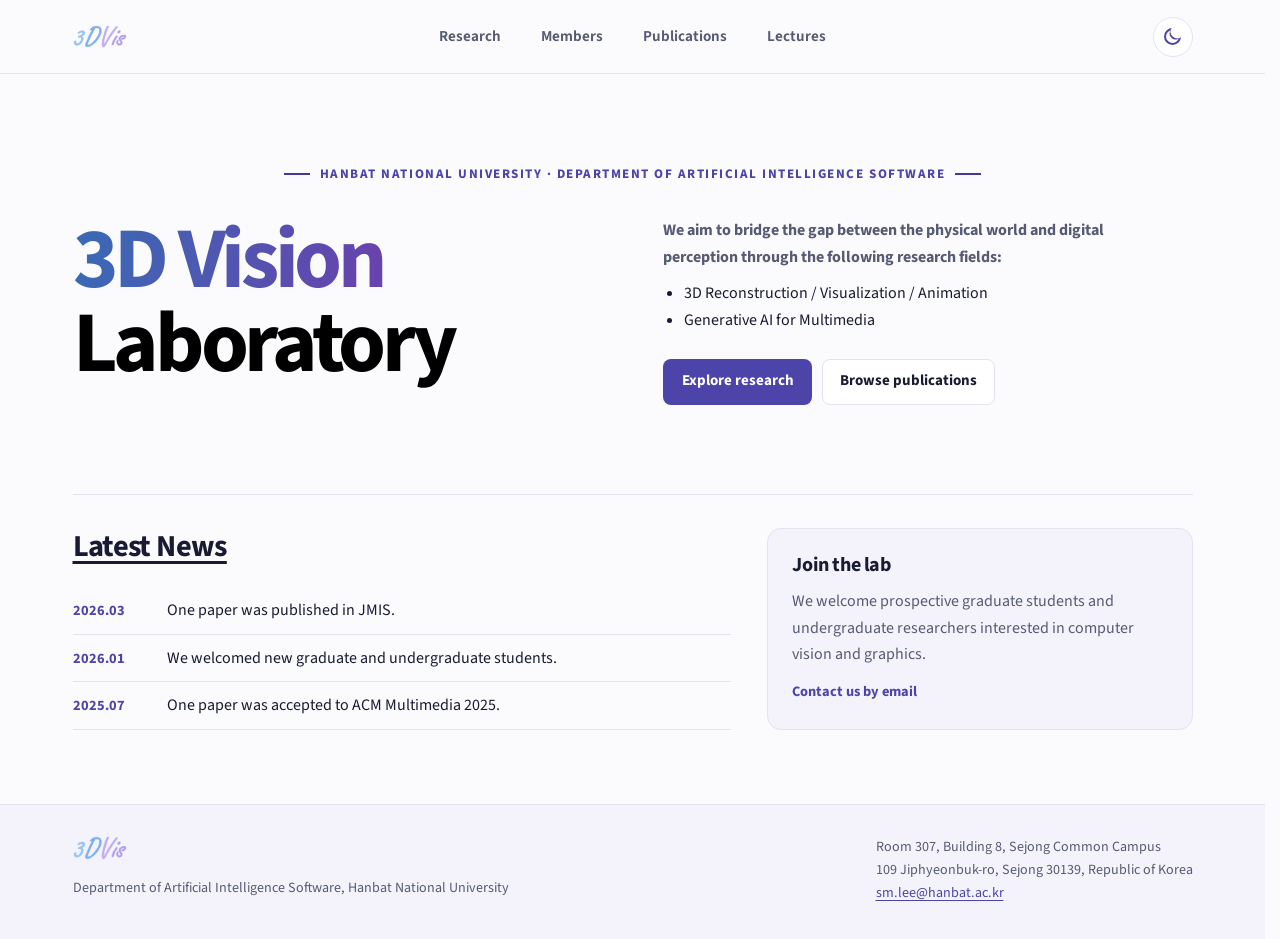
<file: index.html>
<!doctype html>
<html lang="en" data-theme="light">
<head>
  <meta charset="utf-8">
  <meta name="viewport" content="width=device-width, initial-scale=1">
  <meta name="description" content="The 3D Vision Laboratory at Hanbat National University studies 3D reconstruction, digital avatars, and multimodal AI.">
  <meta name="theme-color" content="#fbfbfe">
  <title>3DVis Lab · Hanbat National University</title>
  <link rel="icon" href="./logo.png" type="image/png">
  <link rel="stylesheet" href="./site.css?v=home-hero-3">
  <script>try{if(localStorage.getItem('3dvis-theme')==='dark')document.documentElement.dataset.theme='dark'}catch{}</script>
  <script src="./site.js?v=en-1" defer></script>
</head>
<body>
  <a class="skip" href="#main">Skip to main content</a>
  <header class="site-header">
    <div class="wrap header-inner">
      <a class="brand" href="./" aria-label="3DVis Lab home"><img src="./logo.png" alt="" width="59" height="26"></a>
      <nav class="primary-nav" aria-label="Main navigation"><a href="./research.html?v=nav-1">Research</a><a href="./members.html">Members</a><a href="./publications.html">Publications</a><a href="./lectures.html?v=nav-3">Lectures</a></nav>
      <button class="theme-toggle" type="button" aria-label="Switch to dark theme" aria-pressed="false"><span aria-hidden="true" class="theme-icon"></span></button>
    </div>
  </header>
  <main id="main">
    <section class="hero wrap">
      <p class="eyebrow">
        <span>HANBAT NATIONAL UNIVERSITY&nbsp;· DEPARTMENT OF ARTIFICIAL INTELLIGENCE SOFTWARE</span>
      </p>
      <h1><span>3D Vision</span><br>Laboratory</h1>
      <div class="hero-intro">
        <p class="hero-copy"><strong>We aim to bridge the gap between the physical world and digital perception through the following research fields:</strong></p>
        <ul class="hero-fields">
          <li>3D Reconstruction / Visualization / Animation</li>
          <li>Generative AI for Multimedia</li>
        </ul>
        <div class="hero-actions"><a class="button button-primary" href="./research.html?v=nav-1" target="_blank" rel="noopener">Explore research</a><a class="button" href="./publications.html" target="_blank" rel="noopener">Browse publications</a></div>
      </div>
    </section>
    <section class="wrap home-section home-bottom">
      <div><div class="section-head"><h2><a class="news-heading-link" href="./news.html">Latest News</a></h2></div>
        <ul class="news-list">
          <li><time datetime="2026-03">2026.03</time><span>One paper was published in JMIS.</span></li>
          <li><time datetime="2026-01">2026.01</time><span>We welcomed new graduate and undergraduate students.</span></li>
          <li><time datetime="2025-07">2025.07</time><span>One paper was accepted to ACM Multimedia 2025.</span></li>
        </ul>
      </div>
      <aside class="callout"><h2>Join the lab</h2><p>We welcome prospective graduate students and undergraduate researchers interested in computer vision and graphics.</p><a class="text-link" href="mailto:sm.lee@hanbat.ac.kr">Contact us by email</a></aside>
    </section></main>
  <footer class="site-footer" id="contact">
    <div class="wrap footer-inner">
      <div><a href="./" class="brand" aria-label="3DVis Lab home"><img src="./logo.png" alt="" width="59" height="26"></a><p>Department of Artificial Intelligence Software, Hanbat National University</p></div>
      <address>Room 307, Building 8, Sejong Common Campus<br>109 Jiphyeonbuk-ro, Sejong 30139, Republic of Korea<br><a href="mailto:sm.lee@hanbat.ac.kr">sm.lee@hanbat.ac.kr</a></address>
    </div>
  </footer>
</body>
</html>
</file>
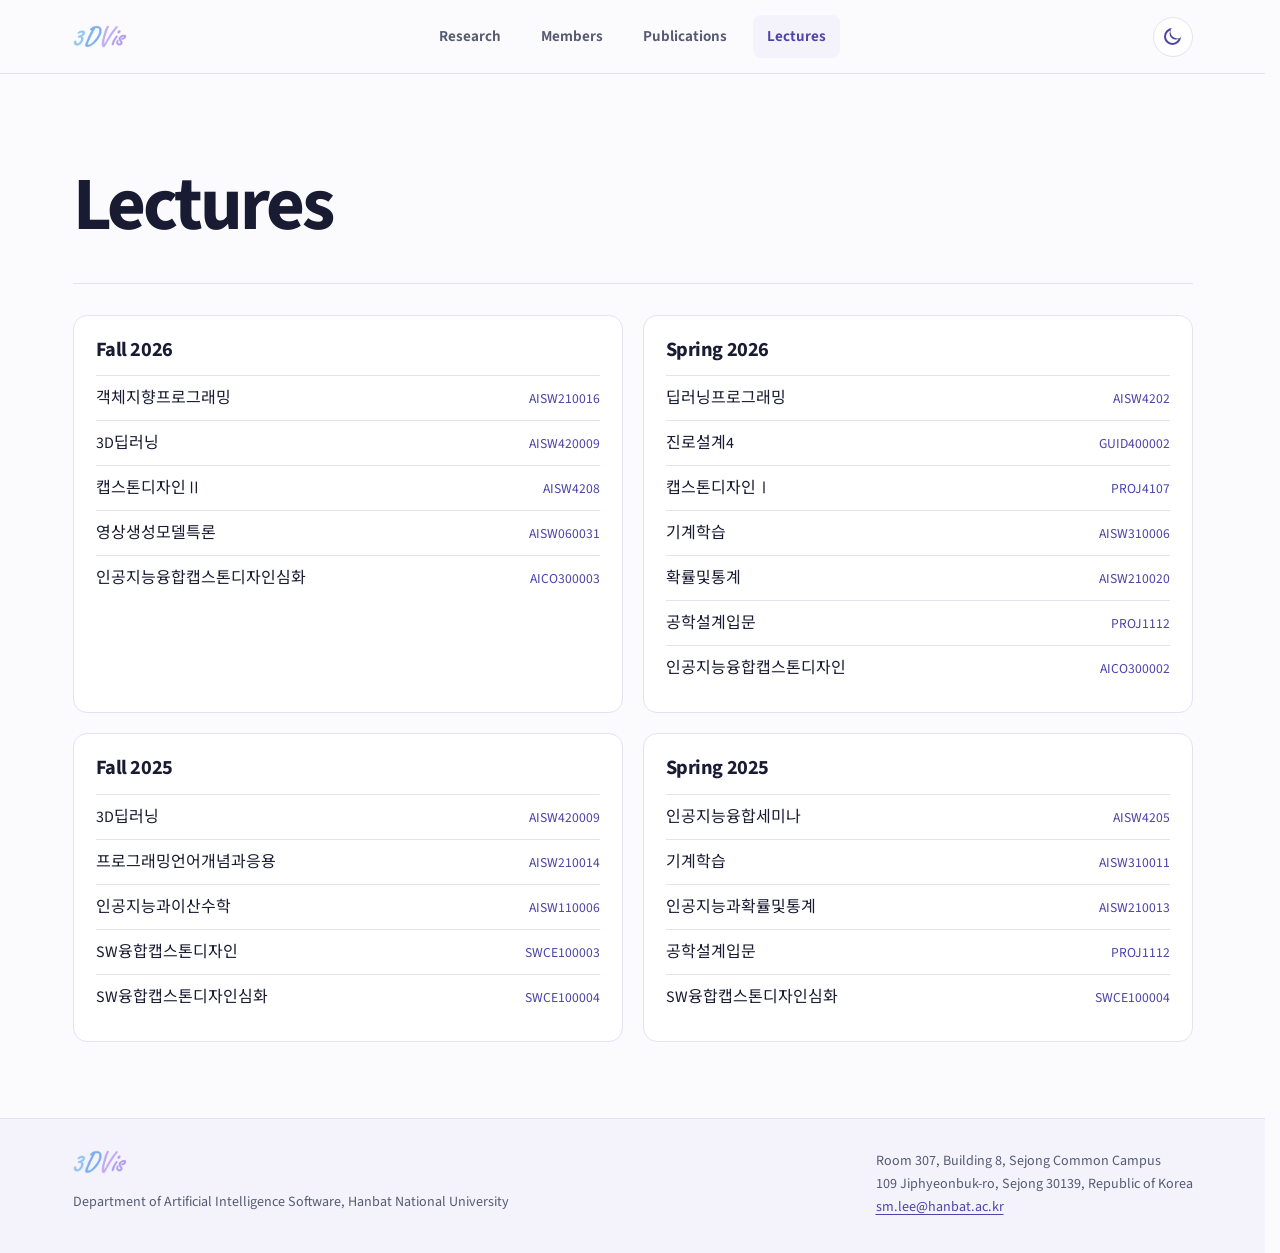
<file: lectures.html>
<!doctype html>
<html lang="en" data-theme="light">
<head>
  <meta charset="utf-8">
  <meta name="viewport" content="width=device-width, initial-scale=1">
  <meta name="description" content="Courses taught by Seongmin Lee at Hanbat National University, organized by semester.">
  <meta name="theme-color" content="#fbfbfe">
  <title>Lectures | 3DVis Lab · Hanbat National University</title>
  <link rel="icon" href="./logo.png" type="image/png">
  <link rel="stylesheet" href="./site.css?v=header-stable-1">
  <script>try{if(localStorage.getItem('3dvis-theme')==='dark')document.documentElement.dataset.theme='dark'}catch{}</script>
  <script src="./site.js?v=en-1" defer></script>
</head>
<body>
  <a class="skip" href="#main">Skip to main content</a>
  <header class="site-header">
    <div class="wrap header-inner">
      <a class="brand" href="./" aria-label="3DVis Lab home"><img src="./logo.png" alt="" width="59" height="26"></a>
      <nav class="primary-nav" aria-label="Main navigation"><a href="./research.html?v=nav-1">Research</a><a href="./members.html">Members</a><a href="./publications.html">Publications</a><a href="./lectures.html?v=nav-3" aria-current="page">Lectures</a></nav>
      <button class="theme-toggle" type="button" aria-label="Switch to dark theme" aria-pressed="false"><span aria-hidden="true" class="theme-icon"></span></button>
    </div>
  </header>
  <main id="main">
    <div class="wrap inner-page">
      <div class="page-heading"><h1>Lectures</h1></div>
      <div class="term-grid"><section class="term"><h2>Fall 2026</h2><ul><li><span lang="ko">객체지향프로그래밍</span><code>AISW210016</code></li><li><span lang="ko">3D딥러닝</span><code>AISW420009</code></li><li><span lang="ko">캡스톤디자인Ⅱ</span><code>AISW4208</code></li><li><span lang="ko">영상생성모델특론</span><code>AISW060031</code></li><li><span lang="ko">인공지능융합캡스톤디자인심화</span><code>AICO300003</code></li></ul></section><section class="term"><h2>Spring 2026</h2><ul><li><span lang="ko">딥러닝프로그래밍</span><code>AISW4202</code></li><li><span lang="ko">진로설계4</span><code>GUID400002</code></li><li><span lang="ko">캡스톤디자인Ⅰ</span><code>PROJ4107</code></li><li><span lang="ko">기계학습</span><code>AISW310006</code></li><li><span lang="ko">확률및통계</span><code>AISW210020</code></li><li><span lang="ko">공학설계입문</span><code>PROJ1112</code></li><li><span lang="ko">인공지능융합캡스톤디자인</span><code>AICO300002</code></li></ul></section><section class="term"><h2>Fall 2025</h2><ul><li><span lang="ko">3D딥러닝</span><code>AISW420009</code></li><li><span lang="ko">프로그래밍언어개념과응용</span><code>AISW210014</code></li><li><span lang="ko">인공지능과이산수학</span><code>AISW110006</code></li><li><span lang="ko">SW융합캡스톤디자인</span><code>SWCE100003</code></li><li><span lang="ko">SW융합캡스톤디자인심화</span><code>SWCE100004</code></li></ul></section><section class="term"><h2>Spring 2025</h2><ul><li><span lang="ko">인공지능융합세미나</span><code>AISW4205</code></li><li><span lang="ko">기계학습</span><code>AISW310011</code></li><li><span lang="ko">인공지능과확률및통계</span><code>AISW210013</code></li><li><span lang="ko">공학설계입문</span><code>PROJ1112</code></li><li><span lang="ko">SW융합캡스톤디자인심화</span><code>SWCE100004</code></li></ul></section></div>
    </div></main>
  <footer class="site-footer" id="contact">
    <div class="wrap footer-inner">
      <div><a href="./" class="brand" aria-label="3DVis Lab home"><img src="./logo.png" alt="" width="59" height="26"></a><p>Department of Artificial Intelligence Software, Hanbat National University</p></div>
      <address>Room 307, Building 8, Sejong Common Campus<br>109 Jiphyeonbuk-ro, Sejong 30139, Republic of Korea<br><a href="mailto:sm.lee@hanbat.ac.kr">sm.lee@hanbat.ac.kr</a></address>
    </div>
  </footer>
</body>
</html>
</file>
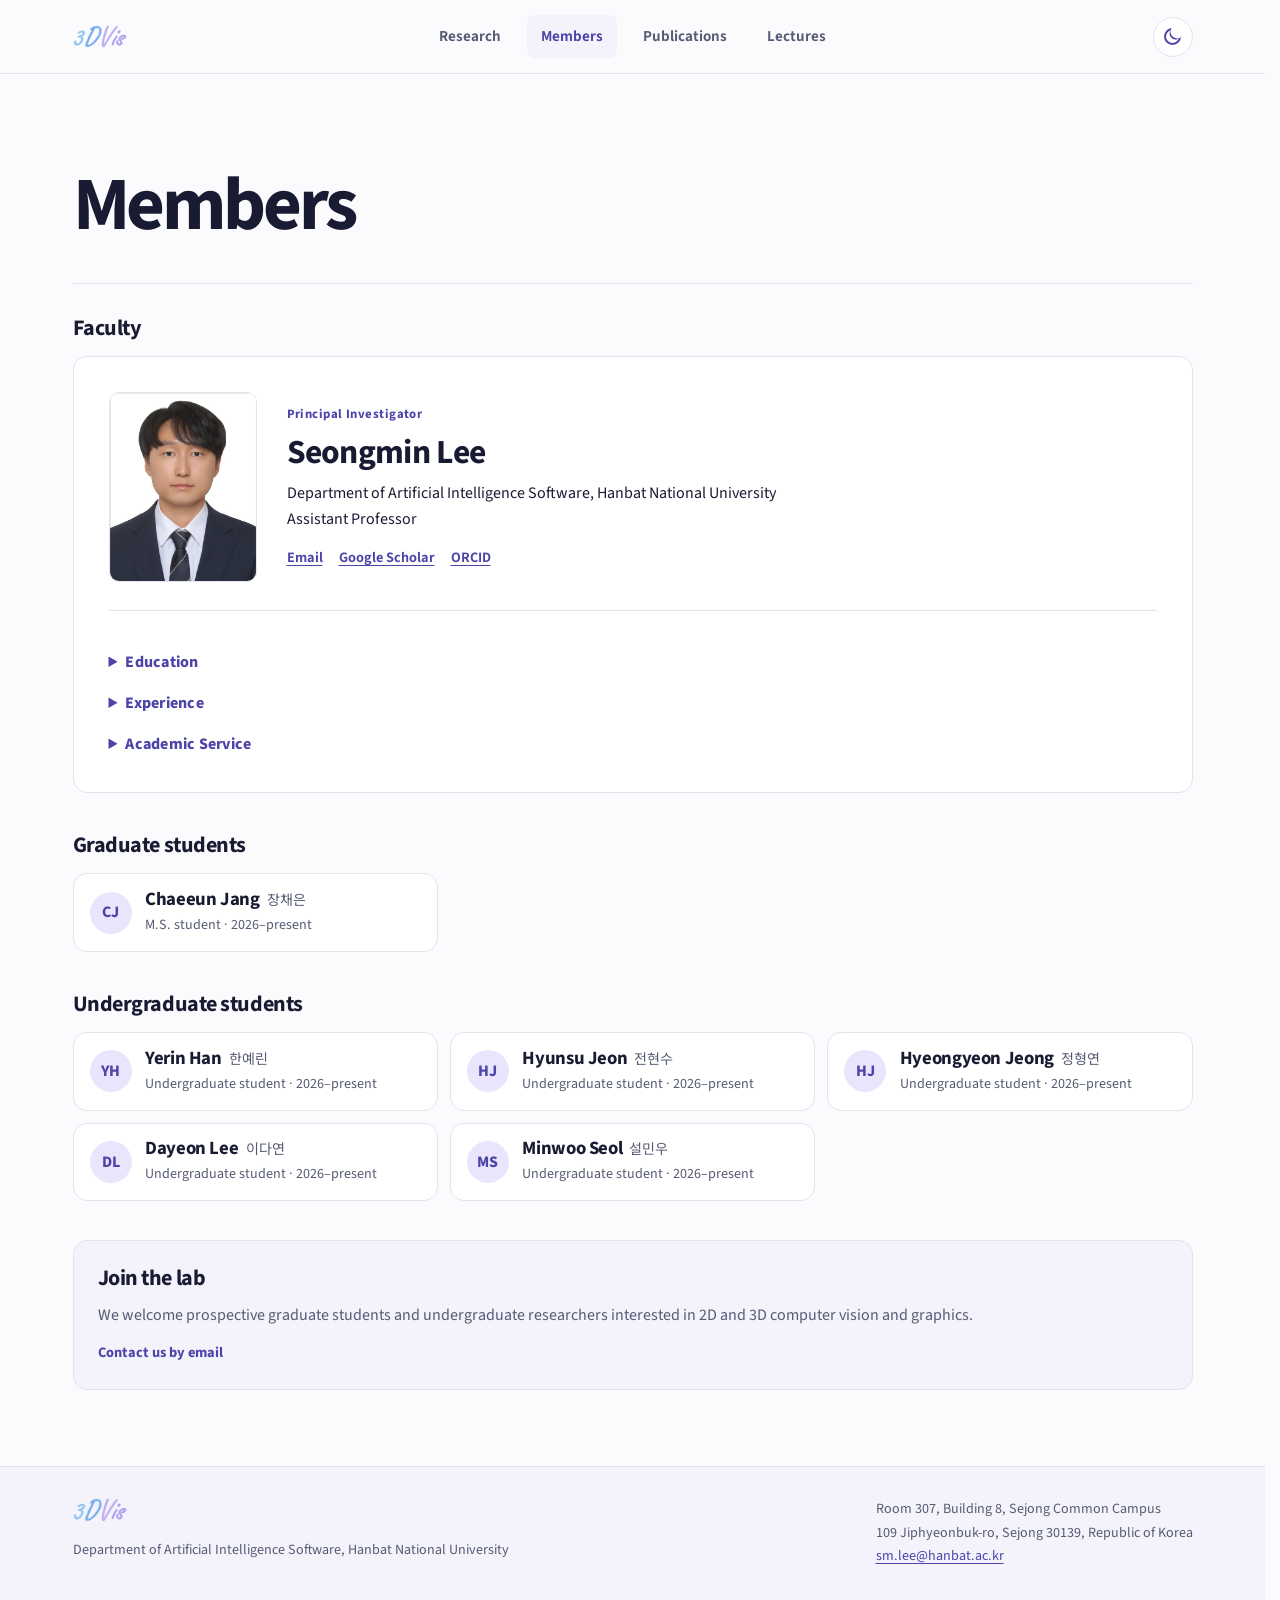
<file: members.html>
<!doctype html>
<html lang="en" data-theme="light">
<head>
  <meta charset="utf-8">
  <meta name="viewport" content="width=device-width, initial-scale=1">
  <meta name="description" content="Faculty, graduate students, and undergraduate researchers at 3DVis Lab.">
  <meta name="theme-color" content="#fbfbfe">
  <title>Members | 3DVis Lab · Hanbat National University</title>
  <link rel="icon" href="./logo.png" type="image/png">
  <link rel="stylesheet" href="./site.css?v=members-font-1">
  <script>try{if(localStorage.getItem('3dvis-theme')==='dark')document.documentElement.dataset.theme='dark'}catch{}</script>
  <script src="./site.js?v=en-1" defer></script>
</head>
<body>
  <a class="skip" href="#main">Skip to main content</a>
  <header class="site-header">
    <div class="wrap header-inner">
      <a class="brand" href="./" aria-label="3DVis Lab home"><img src="./logo.png" alt="" width="59" height="26"></a>
      <nav class="primary-nav" aria-label="Main navigation"><a href="./research.html?v=nav-1">Research</a><a href="./members.html" aria-current="page">Members</a><a href="./publications.html">Publications</a><a href="./lectures.html?v=nav-3">Lectures</a></nav>
      <button class="theme-toggle" type="button" aria-label="Switch to dark theme" aria-pressed="false"><span aria-hidden="true" class="theme-icon"></span></button>
    </div>
  </header>
  <main id="main">
    <div class="wrap inner-page">
      <div class="page-heading"><h1>Members</h1></div>
      <section aria-labelledby="faculty">
        <h2 id="faculty" class="subhead">Faculty</h2>
        <article class="profile">
          <div class="profile-header">
            <img class="profile-photo" src="./seongmin-lee.jpg" alt="Portrait of Seongmin Lee" width="480" height="617">
            <div><p class="overline">Principal Investigator</p><h3>Seongmin Lee</h3><p>Department of Artificial Intelligence Software, Hanbat National University<br>Assistant Professor</p>
              <div class="inline-links"><a href="mailto:sm.lee@hanbat.ac.kr">Email</a><a href="https://scholar.google.co.kr/citations?user=wxAl42AAAAAJ" target="_blank" rel="noopener">Google Scholar</a><a href="https://orcid.org/0000-0002-1564-5077" target="_blank" rel="noopener">ORCID</a></div>
            </div>
          </div>
          <div class="profile-bio">
            <details>
              <summary>Education</summary>
              <ul class="profile-records">
                <li><span><strong>M.S. and Ph.D.</strong>, Electrical and Electronic Engineering, Yonsei University</span><span class="profile-date">2018–2024</span></li>
                <li><span><strong>B.S.</strong>, Electronic and Electrical Engineering, Hongik University</span><span class="profile-date">2012–2018</span></li>
              </ul>
            </details>
            <details>
              <summary>Experience</summary>
              <ul class="profile-records">
                <li><span><strong>Assistant Professor</strong>, Department of Artificial Intelligence Software, Hanbat National University</span><span class="profile-date">Mar 2025–present</span></li>
                <li><span><strong>Postdoctoral Researcher</strong>, Yonsei University Industry–Academic Cooperation Foundation</span><span class="profile-date">2024–2025</span></li>
              </ul>
            </details>
            <details>
              <summary>Academic Service</summary>
              <ul class="profile-records">
                <li><span><strong>Program Committee Member</strong>, ACM Multimedia</span><span class="profile-date">2025–2026</span></li>
                <li><span><strong>Program Committee Member</strong>, ACM International Conference on Multimedia Retrieval (ICMR)</span><span class="profile-date">2026</span></li>
                <li><span lang="ko"><strong>운영이사</strong>, 한국멀티미디어학회 교육사업분과</span><span class="profile-date">2025–present</span></li>
              </ul>
            </details>
          </div>
        </article>
      </section>
      <section class="team-section"><h2 class="subhead">Graduate students</h2><ul class="student-grid"><li class="student-card"><span class="monogram" aria-hidden="true">CJ</span><div><h3>Chaeeun Jang <span class="student-name-ko" lang="ko">장채은</span></h3><p>M.S. student · 2026–present</p></div></li></ul></section>
      <section class="team-section"><h2 class="subhead">Undergraduate students</h2><ul class="student-grid"><li class="student-card"><span class="monogram" aria-hidden="true">YH</span><div><h3>Yerin Han <span class="student-name-ko" lang="ko">한예린</span></h3><p>Undergraduate student · 2026–present</p></div></li><li class="student-card"><span class="monogram" aria-hidden="true">HJ</span><div><h3>Hyunsu Jeon <span class="student-name-ko" lang="ko">전현수</span></h3><p>Undergraduate student · 2026–present</p></div></li><li class="student-card"><span class="monogram" aria-hidden="true">HJ</span><div><h3>Hyeongyeon Jeong <span class="student-name-ko" lang="ko">정형연</span></h3><p>Undergraduate student · 2026–present</p></div></li><li class="student-card"><span class="monogram" aria-hidden="true">DL</span><div><h3>Dayeon Lee <span class="student-name-ko" lang="ko">이다연</span></h3><p>Undergraduate student · 2026–present</p></div></li><li class="student-card"><span class="monogram" aria-hidden="true">MS</span><div><h3>Minwoo Seol <span class="student-name-ko" lang="ko">설민우</span></h3><p>Undergraduate student · 2026–present</p></div></li></ul></section>
      <section class="callout project-section"><h2>Join the lab</h2><p>We welcome prospective graduate students and undergraduate researchers interested in 2D and 3D computer vision and graphics.</p><a class="text-link" href="mailto:sm.lee@hanbat.ac.kr">Contact us by email</a></section>
    </div></main>
  <footer class="site-footer" id="contact">
    <div class="wrap footer-inner">
      <div><a href="./" class="brand" aria-label="3DVis Lab home"><img src="./logo.png" alt="" width="59" height="26"></a><p>Department of Artificial Intelligence Software, Hanbat National University</p></div>
      <address>Room 307, Building 8, Sejong Common Campus<br>109 Jiphyeonbuk-ro, Sejong 30139, Republic of Korea<br><a href="mailto:sm.lee@hanbat.ac.kr">sm.lee@hanbat.ac.kr</a></address>
    </div>
  </footer>
</body>
</html>
</file>
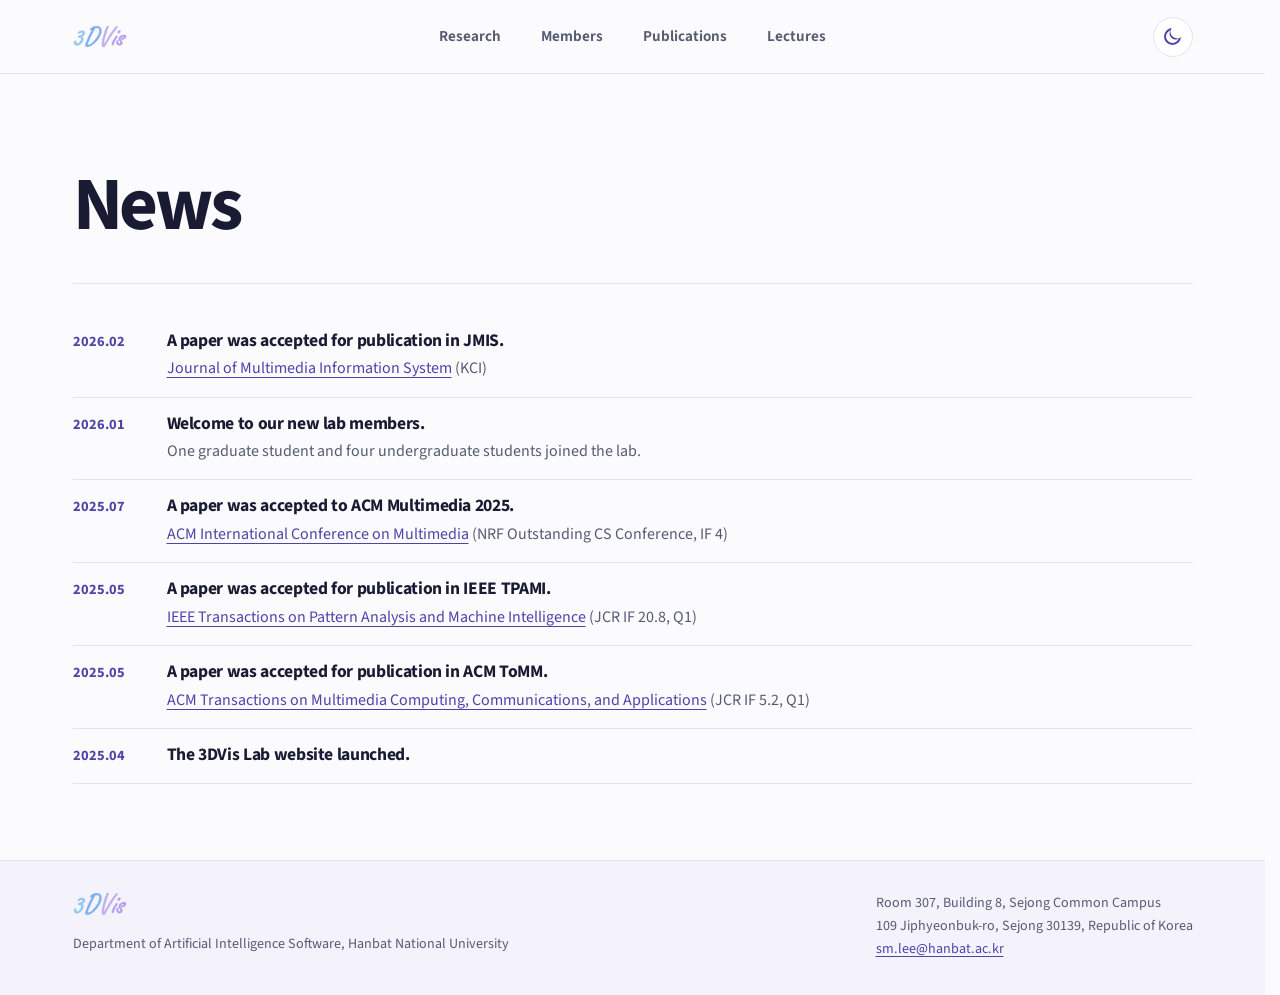
<file: news.html>
<!doctype html>
<html lang="en" data-theme="light">
<head>
  <meta charset="utf-8">
  <meta name="viewport" content="width=device-width, initial-scale=1">
  <meta name="description" content="News and announcements from the 3D Vision Laboratory at Hanbat National University.">
  <meta name="theme-color" content="#fbfbfe">
  <title>News · 3DVis Lab</title>
  <link rel="icon" href="./logo.png" type="image/png">
  <link rel="stylesheet" href="./site.css?v=header-stable-1">
  <script>try{if(localStorage.getItem('3dvis-theme')==='dark')document.documentElement.dataset.theme='dark'}catch{}</script>
  <script src="./site.js?v=en-1" defer></script>
</head>
<body>
  <a class="skip" href="#main">Skip to main content</a>
  <header class="site-header">
    <div class="wrap header-inner">
      <a class="brand" href="./" aria-label="3DVis Lab home"><img src="./logo.png" alt="" width="59" height="26"></a>
      <nav class="primary-nav" aria-label="Main navigation"><a href="./research.html?v=nav-1">Research</a><a href="./members.html">Members</a><a href="./publications.html">Publications</a><a href="./lectures.html?v=nav-3">Lectures</a></nav>
      <button class="theme-toggle" type="button" aria-label="Switch to dark theme" aria-pressed="false"><span aria-hidden="true" class="theme-icon"></span></button>
    </div>
  </header>
  <main id="main">
    <div class="wrap inner-page">
      <div class="page-heading"><h1>News</h1></div>
      <ul class="news-list news-archive">
        <li>
          <time datetime="2026-02">2026.02</time>
          <div><h2>A paper was accepted for publication in JMIS.</h2><p><a href="https://www.jmis.org/" target="_blank" rel="noopener">Journal of Multimedia Information System</a> (KCI)</p></div>
        </li>
        <li>
          <time datetime="2026-01">2026.01</time>
          <div><h2>Welcome to our new lab members.</h2><p>One graduate student and four undergraduate students joined the lab.</p></div>
        </li>
        <li>
          <time datetime="2025-07">2025.07</time>
          <div><h2>A paper was accepted to ACM Multimedia 2025.</h2><p><a href="https://acmmm2025.org/" target="_blank" rel="noopener">ACM International Conference on Multimedia</a> (NRF Outstanding CS Conference, IF 4)</p></div>
        </li>
        <li>
          <time datetime="2025-05">2025.05</time>
          <div><h2>A paper was accepted for publication in IEEE TPAMI.</h2><p><a href="https://ieeexplore.ieee.org/xpl/RecentIssue.jsp?punumber=34" target="_blank" rel="noopener">IEEE Transactions on Pattern Analysis and Machine Intelligence</a> (JCR IF 20.8, Q1)</p></div>
        </li>
        <li>
          <time datetime="2025-05">2025.05</time>
          <div><h2>A paper was accepted for publication in ACM ToMM.</h2><p><a href="https://dl.acm.org/journal/tomm" target="_blank" rel="noopener">ACM Transactions on Multimedia Computing, Communications, and Applications</a> (JCR IF 5.2, Q1)</p></div>
        </li>
        <li>
          <time datetime="2025-04">2025.04</time>
          <div><h2>The 3DVis Lab website launched.</h2></div>
        </li>
      </ul>
    </div>
  </main>
  <footer class="site-footer" id="contact">
    <div class="wrap footer-inner">
      <div><a href="./" class="brand" aria-label="3DVis Lab home"><img src="./logo.png" alt="" width="59" height="26"></a><p>Department of Artificial Intelligence Software, Hanbat National University</p></div>
      <address>Room 307, Building 8, Sejong Common Campus<br>109 Jiphyeonbuk-ro, Sejong 30139, Republic of Korea<br><a href="mailto:sm.lee@hanbat.ac.kr">sm.lee@hanbat.ac.kr</a></address>
    </div>
  </footer>
</body>
</html>
</file>
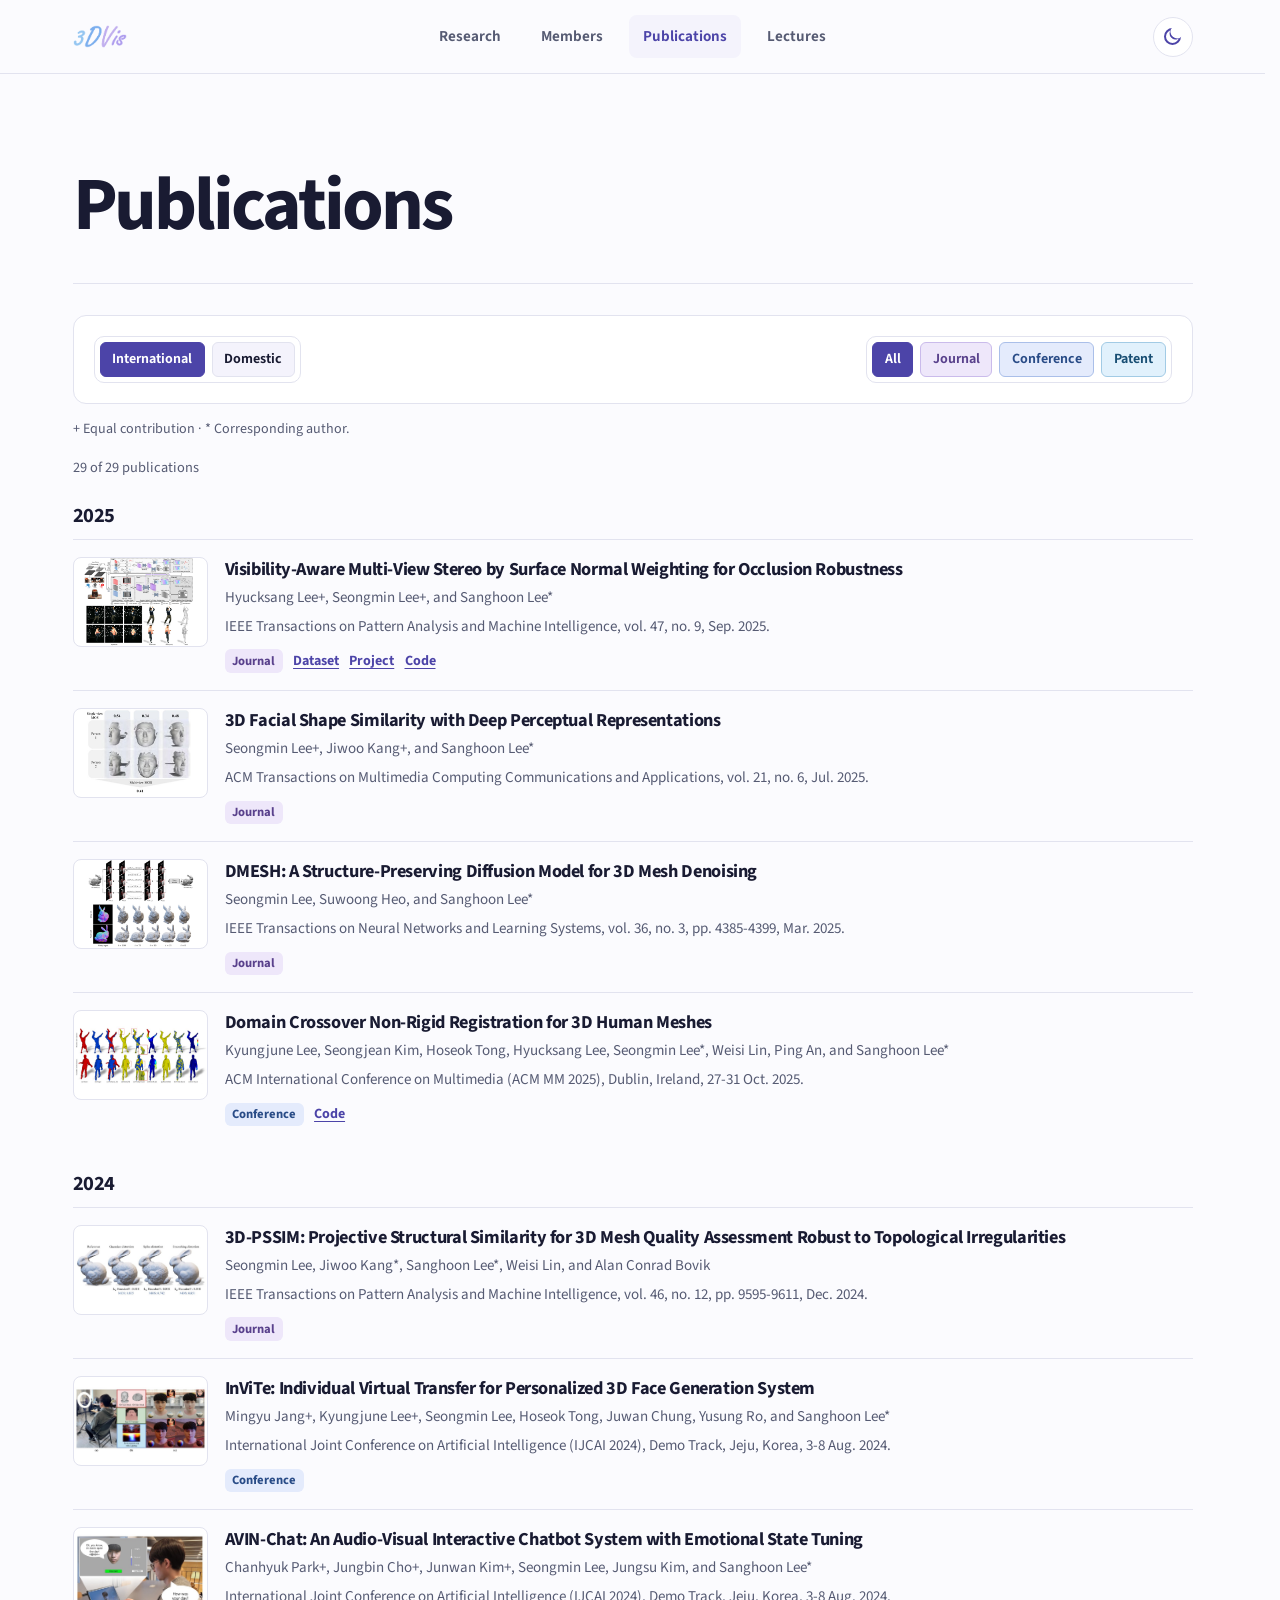
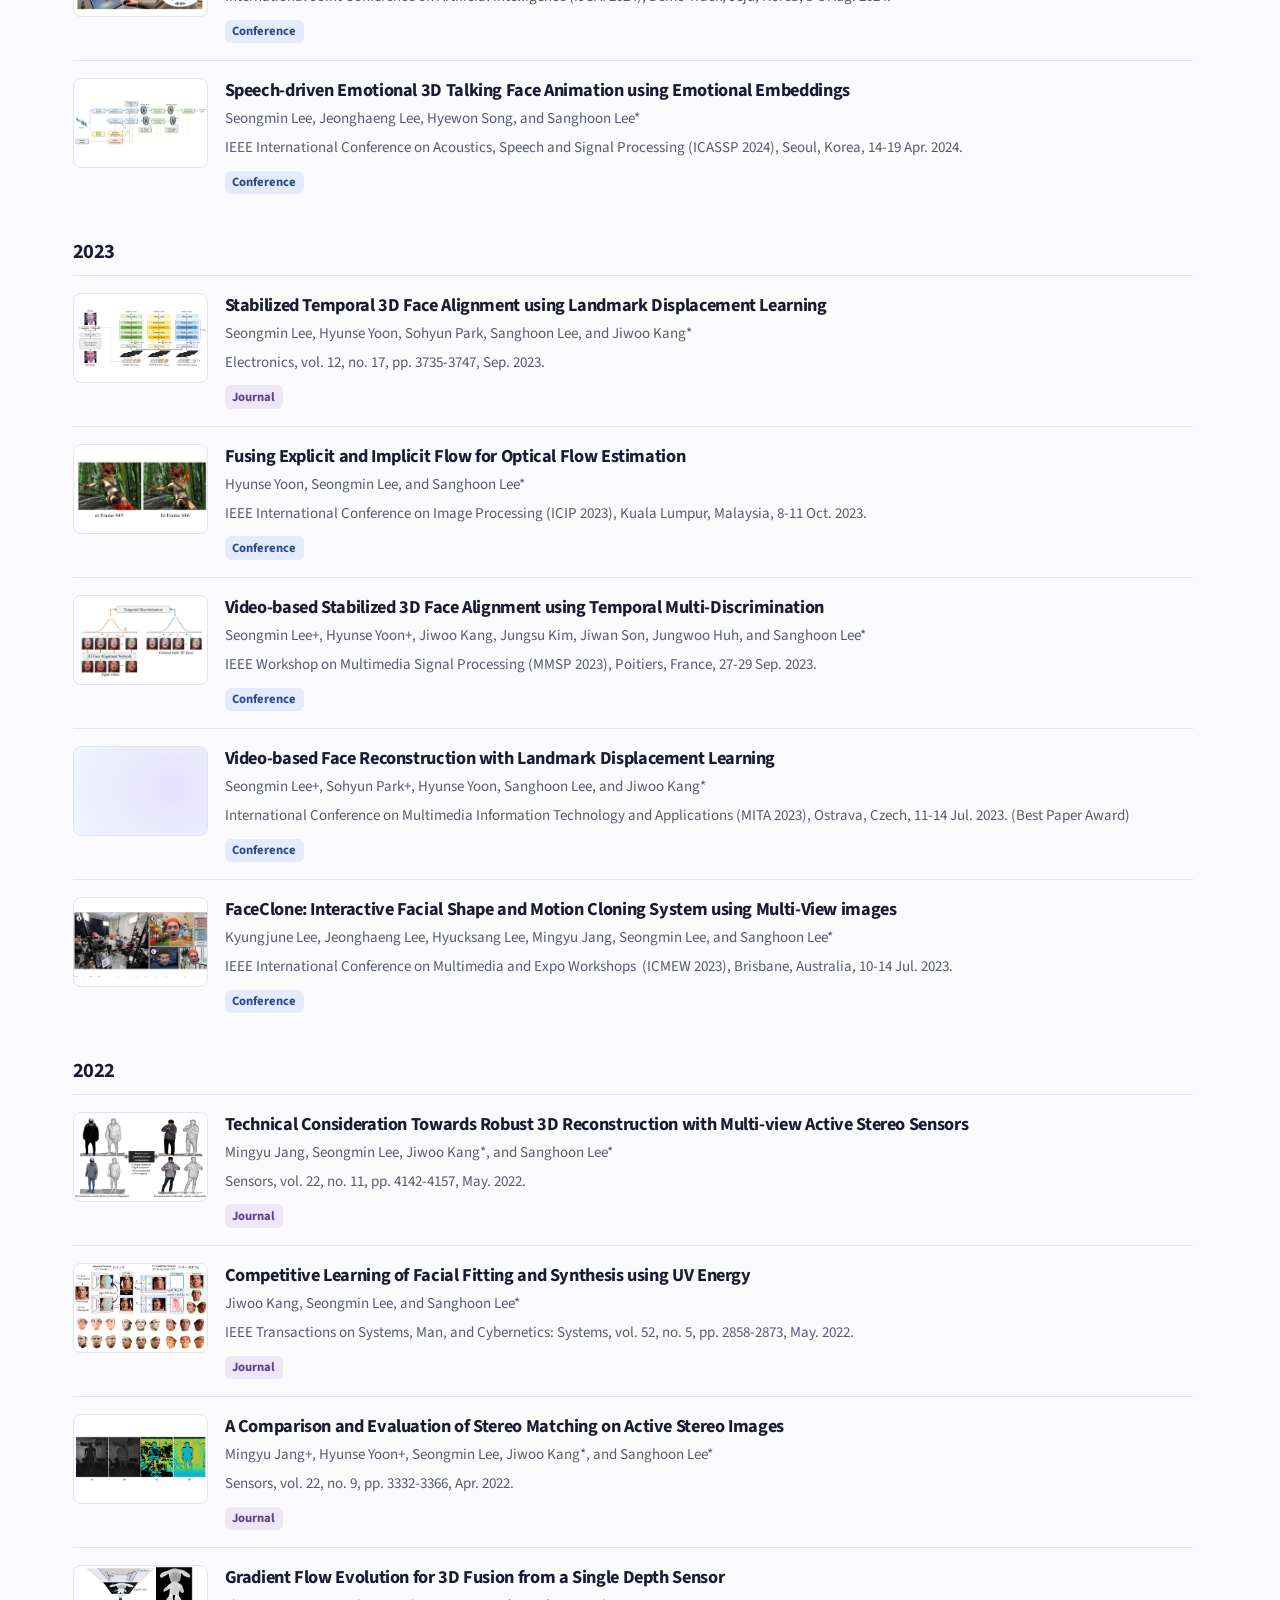
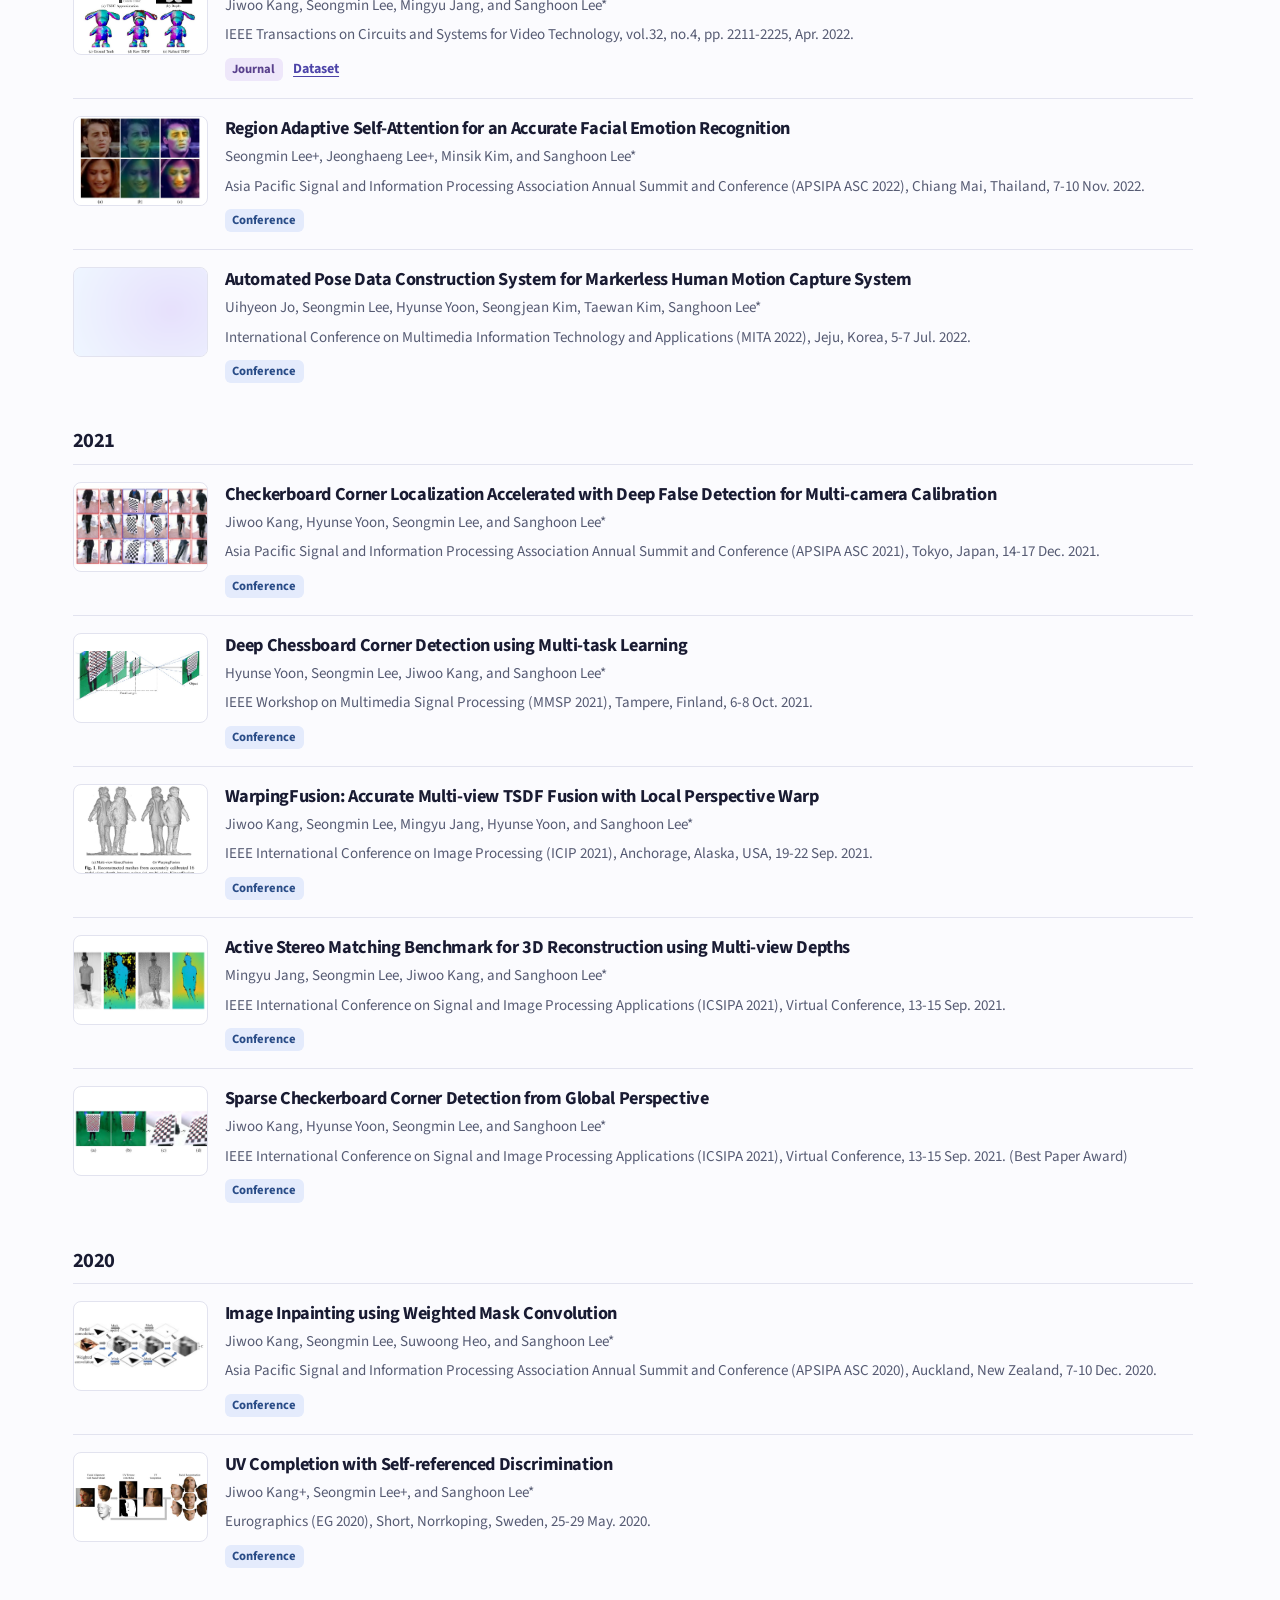
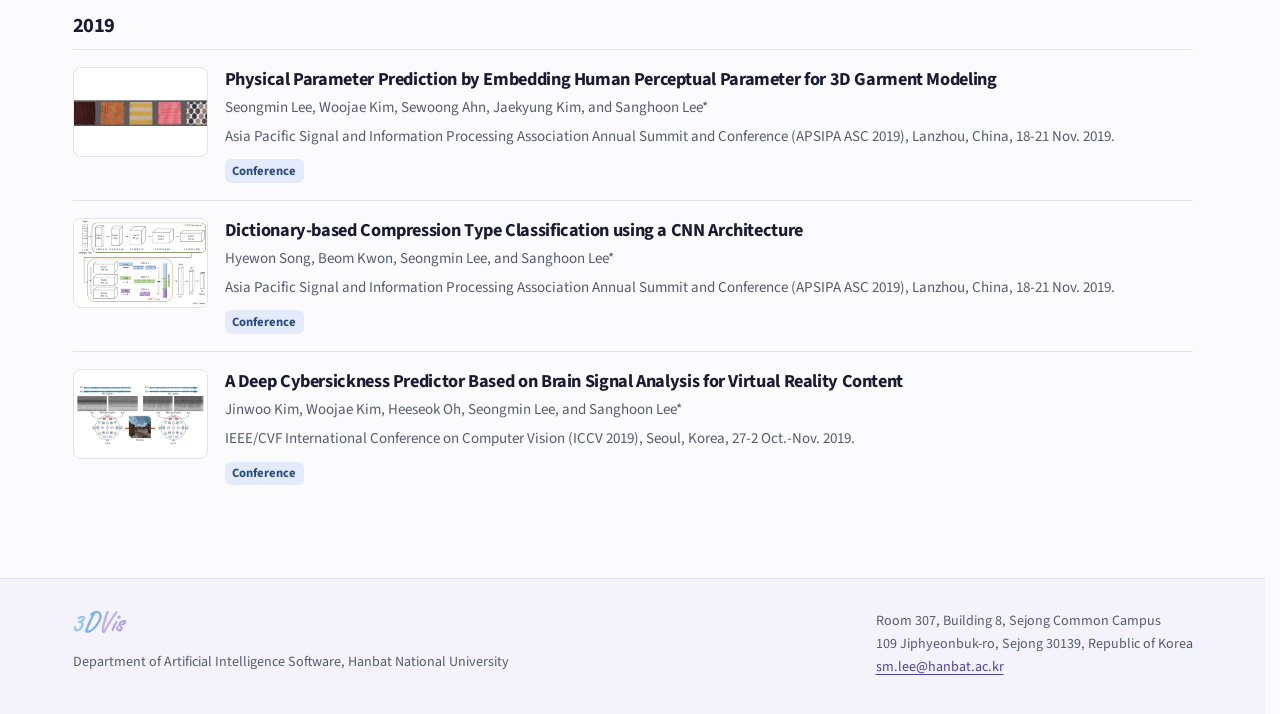
<file: publications.html>
<!doctype html>
<html lang="en" data-theme="light">
<head>
  <meta charset="utf-8">
  <meta name="viewport" content="width=device-width, initial-scale=1">
  <meta name="description" content="Domestic and international papers and patents from 3DVis Lab. Filter by scope and publication type.">
  <meta name="theme-color" content="#fbfbfe">
  <title>Publications | 3DVis Lab · Hanbat National University</title>
  <link rel="icon" href="./logo.png" type="image/png">
  <link rel="stylesheet" href="./site.css?v=header-stable-1">
  <script>try{if(localStorage.getItem('3dvis-theme')==='dark')document.documentElement.dataset.theme='dark'}catch{}</script>
  <script src="./site.js?v=publications-8" defer></script>
</head>
<body>
  <a class="skip" href="#main">Skip to main content</a>
  <header class="site-header">
    <div class="wrap header-inner">
      <a class="brand" href="./" aria-label="3DVis Lab home"><img src="./logo.png" alt="" width="59" height="26"></a>
      <nav class="primary-nav" aria-label="Main navigation"><a href="./research.html?v=nav-1">Research</a><a href="./members.html">Members</a><a href="./publications.html" aria-current="page">Publications</a><a href="./lectures.html?v=nav-3">Lectures</a></nav>
      <button class="theme-toggle" type="button" aria-label="Switch to dark theme" aria-pressed="false"><span aria-hidden="true" class="theme-icon"></span></button>
    </div>
  </header>
  <main id="main">
    <div class="wrap inner-page publications-page">
      <div class="page-heading"><h1>Publications</h1></div>
      <section class="publication-controls" aria-label="Filter publications" hidden>
        <div class="chips" id="publication-scopes" role="group" aria-label="Publication scope">
          <button type="button" data-scope="international" aria-pressed="true">International</button>
          <button type="button" data-scope="domestic" aria-pressed="false">Domestic</button>
        </div>
        <div class="chips" id="publication-types" role="group" aria-label="Publication type">
          <button type="button" data-type="" aria-pressed="true">All</button>
          <button type="button" data-type="Journal" aria-pressed="false">Journal</button>
          <button type="button" data-type="Conference" aria-pressed="false">Conference</button>
          <button type="button" data-type="Patent" aria-pressed="false">Patent</button>
        </div>
      </section>
      <p class="publication-note">+ Equal contribution · * Corresponding author.</p>
      <div class="results-header"><p id="publication-count" role="status">Loading publications…</p></div>
      <div id="publication-list" data-source="./publications.json?v=domestic-2026-3"></div>
      <noscript><p>Enable JavaScript to filter publications. The <a href="https://sites.google.com/view/3dvislab/publications" target="_blank" rel="noopener">international publications</a> and <a href="https://sites.google.com/view/3dvislab/publications/domestic" target="_blank" rel="noopener">domestic publications</a> are available on the previous site.</p></noscript>
    </div></main>
  <footer class="site-footer" id="contact">
    <div class="wrap footer-inner">
      <div><a href="./" class="brand" aria-label="3DVis Lab home"><img src="./logo.png" alt="" width="59" height="26"></a><p>Department of Artificial Intelligence Software, Hanbat National University</p></div>
      <address>Room 307, Building 8, Sejong Common Campus<br>109 Jiphyeonbuk-ro, Sejong 30139, Republic of Korea<br><a href="mailto:sm.lee@hanbat.ac.kr">sm.lee@hanbat.ac.kr</a></address>
    </div>
  </footer>
</body>
</html>
</file>
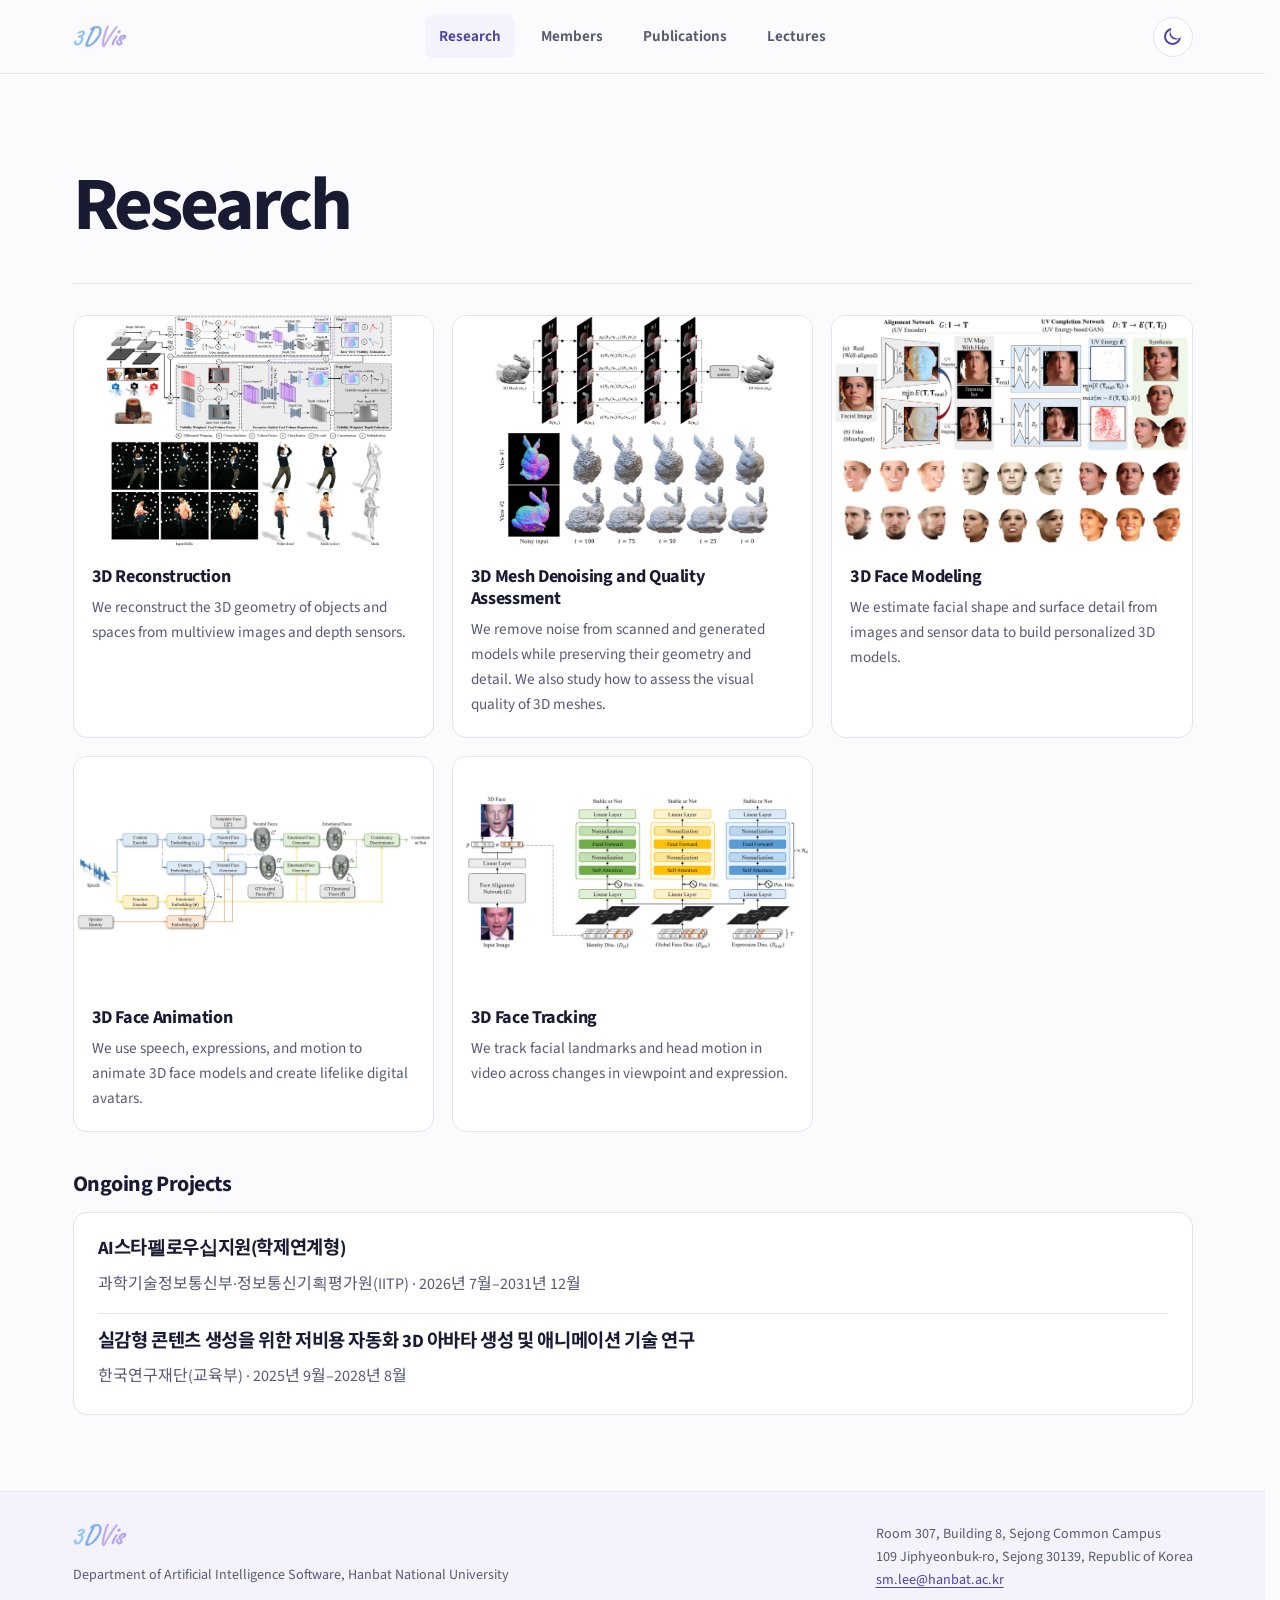
<file: research.html>
<!doctype html>
<html lang="en" data-theme="light">
<head>
  <meta charset="utf-8">
  <meta name="viewport" content="width=device-width, initial-scale=1">
  <meta name="description" content="Explore 3DVis Lab research in 3D reconstruction, mesh quality, face modeling, and animation.">
  <meta name="theme-color" content="#fbfbfe">
  <title>Research | 3DVis Lab · Hanbat National University</title>
  <link rel="icon" href="./logo.png" type="image/png">
  <link rel="stylesheet" href="./site.css?v=header-stable-1">
  <script>try{if(localStorage.getItem('3dvis-theme')==='dark')document.documentElement.dataset.theme='dark'}catch{}</script>
  <script src="./site.js?v=en-1" defer></script>
</head>
<body>
  <a class="skip" href="#main">Skip to main content</a>
  <header class="site-header">
    <div class="wrap header-inner">
      <a class="brand" href="./" aria-label="3DVis Lab home"><img src="./logo.png" alt="" width="59" height="26"></a>
      <nav class="primary-nav" aria-label="Main navigation"><a href="./research.html?v=nav-1" aria-current="page">Research</a><a href="./members.html">Members</a><a href="./publications.html">Publications</a><a href="./lectures.html?v=nav-3">Lectures</a></nav>
      <button class="theme-toggle" type="button" aria-label="Switch to dark theme" aria-pressed="false"><span aria-hidden="true" class="theme-icon"></span></button>
    </div>
  </header>
  <main id="main">
    <div class="wrap inner-page">
      <div class="page-heading"><h1>Research</h1></div>
      <div class="research-grid research-all"><article class="research-card"><a class="research-figure" href="./research-snowmvsnet.jpg" target="_blank" rel="noopener" aria-label="View full-size figure: SnowMVSNet multiview 3D reconstruction results"><img src="./research-snowmvsnet.jpg" alt="SnowMVSNet multiview 3D reconstruction results" width="1600" height="1253" loading="lazy"></a><div><h2>3D Reconstruction</h2><p>We reconstruct the 3D geometry of objects and spaces from multiview images and depth sensors.</p></div></article><article class="research-card"><a class="research-figure" href="./research-dmesh.jpg" target="_blank" rel="noopener" aria-label="View full-size figure: DMESH 3D mesh denoising results"><img src="./research-dmesh.jpg" alt="DMESH 3D mesh denoising results" width="1600" height="1226" loading="lazy"></a><div><h2>3D Mesh Denoising and Quality Assessment</h2><p>We remove noise from scanned and generated models while preserving their geometry and detail. We also study how to assess the visual quality of 3D meshes.</p></div></article><article class="research-card"><a class="research-figure" href="./research-uvebgan.jpg" target="_blank" rel="noopener" aria-label="View full-size figure: UVEBGAN facial fitting and synthesis results"><img src="./research-uvebgan.jpg" alt="UVEBGAN facial fitting and synthesis results" width="1600" height="1051" loading="lazy"></a><div><h2>3D Face Modeling</h2><p>We estimate facial shape and surface detail from images and sensor data to build personalized 3D models.</p></div></article><article class="research-card"><a class="research-figure" href="./research-sdetalk.jpg" target="_blank" rel="noopener" aria-label="View full-size figure: SDETalk speech-driven 3D face animation results"><img src="./research-sdetalk.jpg" alt="SDETalk speech-driven 3D face animation results" width="1600" height="523" loading="lazy"></a><div><h2>3D Face Animation</h2><p>We use speech, expressions, and motion to animate 3D face models and create lifelike digital avatars.</p></div></article><article class="research-card"><a class="research-figure" href="./research-face-tracking.jpg" target="_blank" rel="noopener" aria-label="View full-size figure: Temporal 3D face alignment results"><img src="./research-face-tracking.jpg" alt="Temporal 3D face alignment results" width="1600" height="699" loading="lazy"></a><div><h2>3D Face Tracking</h2><p>We track facial landmarks and head motion in video across changes in viewpoint and expression.</p></div></article></div>
      <section class="project-section" id="ongoing-projects">
        <h2>Ongoing Projects</h2>
        <div class="callout project-list" lang="ko">
          <article>
            <h3>AI스타펠로우십지원(학제연계형)</h3>
            <p>과학기술정보통신부·정보통신기획평가원(IITP) · 2026년 7월–2031년 12월</p>
          </article>
          <article>
            <h3>실감형 콘텐츠 생성을 위한 저비용 자동화 3D 아바타 생성 및 애니메이션 기술 연구</h3>
            <p>한국연구재단(교육부) · 2025년 9월–2028년 8월</p>
          </article>
        </div>
      </section>
    </div></main>
  <footer class="site-footer" id="contact">
    <div class="wrap footer-inner">
      <div><a href="./" class="brand" aria-label="3DVis Lab home"><img src="./logo.png" alt="" width="59" height="26"></a><p>Department of Artificial Intelligence Software, Hanbat National University</p></div>
      <address>Room 307, Building 8, Sejong Common Campus<br>109 Jiphyeonbuk-ro, Sejong 30139, Republic of Korea<br><a href="mailto:sm.lee@hanbat.ac.kr">sm.lee@hanbat.ac.kr</a></address>
    </div>
  </footer>
</body>
</html>
</file>
<file: site.css>
/* Korean glyphs used by current titles and student names. */
@font-face {
  font-family: "Noto Sans KR";
  src: url("./noto-sans-kr.woff2?v=5") format("woff2");
  font-style: normal;
  font-weight: 400 800;
  font-display: swap;
  unicode-range: U+1100-11FF, U+3130-318F, U+AC00-D7AF;
}

@font-face {
  font-family: "Source Sans 3";
  src: url("./source-sans-3.woff2") format("woff2");
  font-style: normal;
  font-weight: 200 900;
  font-display: swap;
}

:root {
  color-scheme: light;
  --page: #fbfbfe;
  --surface: #fff;
  --panel: #f4f3fc;
  --accent-panel: #eae5fc;
  --ink: #191b32;
  --muted: #565b73;
  --line: #e2e3ef;
  --accent: #4c44a8;
  --accent-strong: #433a98;
  --primary-fg: #fff;
  --gradient: linear-gradient(100deg,#386bb5,#6743ad 92%);
  --focus: #644dcc;
  --header: rgba(251,251,254,.94);
}
:root[data-theme="dark"] {
  color-scheme: dark;
  --page: #141525;
  --surface: #1c1e33;
  --panel: #22233b;
  --accent-panel: #30294d;
  --ink: #f3f2ff;
  --muted: #b9bbd2;
  --line: #343750;
  --accent: #c8bafc;
  --accent-strong: #aea0ee;
  --primary-fg: #1e183a;
  --gradient: linear-gradient(100deg,#9dc8ff,#c0a5ff 92%);
  --focus: #a9a1f6;
  --header: rgba(20,21,37,.94);
}
* { box-sizing: border-box; }
[hidden] { display: none !important; }
html { scroll-padding-top: 90px; scrollbar-gutter: stable; }
body { margin: 0; min-height: 100vh; display: flex; flex-direction: column; background: var(--page); color: var(--ink); font: 1rem/1.65 "Source Sans 3", "Noto Sans KR", "Apple SD Gothic Neo", "Malgun Gothic", sans-serif; }
main { flex: 1; }
img { display: block; max-width: 100%; }
button, input, select { font: inherit; }
button { cursor: pointer; }
a { color: var(--accent); text-underline-offset: .22em; }
a:hover { color: var(--accent-strong); }
:focus-visible { outline: 3px solid var(--focus); outline-offset: 4px; }
h1,h2,h3,p { margin: 0; }
h1,h2,h3 { line-height: 1.22; letter-spacing: -.02em; }
h2 { font-size: clamp(1.42rem, 2.8vw, 1.9rem); }
.wrap { width: min(1120px, calc(100% - 80px)); margin-inline: auto; }
.skip { position: absolute; z-index: 10; left: 1rem; top: 1rem; transform: translateY(-160%); padding: .65rem 1rem; background: var(--surface); }
.skip:focus { transform: none; }
.site-header { position: sticky; top: 0; z-index: 2; background: var(--header); border-bottom: 1px solid var(--line); backdrop-filter: blur(12px); }
.header-inner { min-height: 73px; display: grid; grid-template-columns: 1fr auto 1fr; align-items: center; gap: 24px; }
.brand { display: inline-flex; align-items: center; justify-self: start; gap: 9px; width: max-content; color: var(--ink); font-weight: 750; text-decoration: none; letter-spacing: -.045em; white-space: nowrap; }
.brand img { width: 54px; height: auto; }
.primary-nav { display: flex; align-items: center; gap: 12px; }
.primary-nav a { padding: 9px 14px; border-radius: 8px; color: var(--muted); font-size: .95rem; font-weight: 650; text-decoration: none; white-space: nowrap; }
.primary-nav a:hover,.primary-nav a[aria-current] { background: var(--panel); color: var(--accent); }
.theme-toggle { justify-self: end; width: 40px; height: 40px; display: grid; place-items: center; border: 1px solid var(--line); border-radius: 50%; background: var(--surface); color: var(--accent); }
.theme-toggle:hover { background: var(--panel); }
.theme-icon { width: 17px; height: 17px; border: 2px solid currentColor; border-radius: 50%; position: relative; }
[data-theme="light"] .theme-icon::after { content: ""; position: absolute; inset: -5px -4px 3px 4px; border-radius: 50%; background: var(--surface); border-bottom: 2px solid currentColor; transform: rotate(41deg); }
[data-theme="light"] .theme-toggle:hover .theme-icon::after { background: var(--panel); }
[data-theme="dark"] .theme-icon { width: 11px; height: 11px; box-shadow: 0 -9px 0 -4px, 0 9px 0 -4px, 9px 0 0 -4px,-9px 0 0 -4px,6px 6px 0 -4px,-6px 6px 0 -4px,6px -6px 0 -4px,-6px -6px 0 -4px; }
.hero { display: grid; grid-template-columns: 1fr .99fr; align-items: center; column-gap: clamp(24px,4.4vw,62px); padding-block: clamp(60px,7vw,104px) clamp(54px,7vw,90px); }
.hero > .eyebrow { grid-column: 1 / -1; }
.hero .hero-intro .hero-copy { margin-top: 0; }
@media (min-width: 641px) { .hero-intro { margin-top: 1rem; } }
.hero-fields { margin: .65rem 0 0; padding-inline-start: 1.3em; color: var(--ink); }
.eyebrow { display: flex; align-items: center; justify-content: center; gap: clamp(6px, 2vw, 10px); margin-bottom: 1rem; color: var(--accent); text-align: center; font-size: .82rem; font-weight: 750; letter-spacing: .115em; text-transform: uppercase; }
.hero > .eyebrow::before,.hero > .eyebrow::after { content: ""; flex: 0 0 clamp(14px, 4vw, 26px); height: 2px; background: var(--accent-strong); }
.hero h1 { font-size: clamp(3.1rem,6.75vw,6.45rem); line-height: .975; letter-spacing: -.05em; font-weight: 700; }
[data-theme="light"] .hero h1 { color: #000; }
.hero h1 span { padding-inline-end: .08em; color: var(--accent); background: var(--gradient); -webkit-background-clip: text; background-clip: text; -webkit-text-fill-color: transparent; }
.hero-copy { max-width: 31rem; margin-top: 1.6rem; color: var(--muted); font-size: clamp(1rem,1.2vw,1.125rem); word-break: keep-all; }
.hero-actions { margin-top: 1.6rem; display: flex; flex-wrap: wrap; gap: 10px; }
.button { display: inline-flex; align-items: center; justify-content: center; min-height: 44px; padding: .6rem 1.08rem; border: 1px solid var(--line); border-radius: 8px; background: var(--surface); color: var(--ink); font-size: .94rem; font-weight: 700; text-decoration: none; }
.button:hover { background: var(--panel); }
.button-primary { color: var(--primary-fg); background: var(--accent); border-color: transparent; }
.button-primary:hover { color: var(--primary-fg); background: var(--accent-strong); }
.hero-art { overflow: hidden; border-radius: 20px; border: 1px solid var(--line); background: var(--panel); }
.hero-art img { width: 100%; height: auto; }
[data-theme="dark"] .hero-art img { filter: brightness(.85) saturate(.92); }
.home-section { padding-block: 33px 42px; border-top: 1px solid var(--line); }
.section-head { display: flex; gap: 1rem; justify-content: space-between; align-items: baseline; margin-bottom: 22px; }
.text-link { font-size: .9rem; font-weight: 700; color: var(--accent); text-underline-offset: .25em; text-decoration: none; }
.text-link:hover { text-decoration: underline; }
.research-grid { display: grid; grid-template-columns: repeat(3,minmax(0,1fr)); gap: 18px; }
.research-card,.feature-card,.term,.profile,.student-card { border: 1px solid var(--line); border-radius: 14px; background: var(--surface); overflow: hidden; }
.research-card img,.feature-card img { width: 100%; height: auto; aspect-ratio: 2.24; object-fit: cover; }
.research-figure { display: block; background: #fff; }
.research-figure:focus-visible { outline-offset: -4px; }
.research-figure img { aspect-ratio: 1.55; object-fit: contain; }
.research-card > div,.feature-card > div { padding: 17px 18px 20px; }
.research-card h2,.research-card h3,.feature-card h3 { font-size: 1.13rem; }
.research-card h2 + p,.research-card h3 + p { color: var(--muted); font-size: .95rem; margin-top: .5rem; word-break: keep-all; }
.overline { color: var(--accent); margin-bottom: .4rem; font-size: .8rem; letter-spacing: .035em; font-weight: 700; }
.feature-card h3 a { color: var(--ink); text-decoration: none; }
.feature-card h3 a:hover { color: var(--accent); text-decoration: underline; }
.home-bottom { display: grid; grid-template-columns: 1.55fr 1fr; gap: 36px; }
.news-list,.student-grid,.term ul { margin: 0; padding: 0; list-style: none; }
.news-list li { display: grid; grid-template-columns: 78px 1fr; align-items: baseline; gap: 1rem; padding-block: 10px; border-bottom: 1px solid var(--line); }
.news-heading-link { color: var(--ink); text-underline-offset: .18em; }
.news-heading-link:hover { color: var(--accent); }
.news-archive li { padding-block: 15px; }
.news-archive h2 { font-size: 1.1rem; }
.news-archive p { margin-top: .25rem; color: var(--muted); }
.news-list time { color: var(--accent); font-weight: 700; font-size: .9rem; }
.callout { padding: 24px; background: var(--panel); border: 1px solid var(--line); border-radius: 14px; }
.callout h2 { font-size: 1.25rem; }
.callout p { margin-block: .65rem; color: var(--muted); }
.site-footer { margin-top: 32px; border-top: 1px solid var(--line); background: var(--panel); color: var(--muted); }
.footer-inner { display: flex; align-items: start; justify-content: space-between; gap: 24px; padding-block: 31px 34px; font-size: .88rem; }
.footer-inner p { margin-top: .55rem; }
.footer-inner address { font-style: normal; }
.inner-page { padding-block: clamp(46px,7vw,86px) 44px; }
.page-heading { padding-bottom: 31px; margin-bottom: 31px; border-bottom: 1px solid var(--line); }
.page-heading .eyebrow { margin-bottom: .55rem; }
.page-heading h1 { font-size: clamp(2.55rem,6vw,4.7rem); letter-spacing: -.04em; }
.project-section,.team-section { margin-top: 39px; }
.project-section > h2,.subhead { margin-bottom: .9rem; font-size: 1.38rem; }
.project-section > .callout + .callout { margin-top: 12px; }
.project-list { background: var(--surface); }
.project-list article + article { margin-top: 16px; padding-top: 16px; border-top: 1px solid var(--line); }
.project-list p { margin-block-end: 0; }
.callout.project-section > h2 { margin-bottom: 0; }
.profile { padding: clamp(19px,4vw,35px); }
.profile-header { display: flex; align-items: center; gap: clamp(12px,3vw,30px); }
.profile-photo { flex: 0 0 auto; width: clamp(74px,20vw,148px); height: auto; border: 1px solid var(--line); border-radius: 10px; }
.profile-header h3 + p { margin-top: .45rem; }
.profile-bio { margin-top: clamp(18px,3vw,28px); padding-top: clamp(16px,2.75vw,24px); border-top: 1px solid var(--line); }
.profile h3 { font-size: 2.1rem; }

.profile p + p { margin-top: .6rem; }
.inline-links { display: flex; flex-wrap: wrap; gap: .55rem 1rem; margin-top: .8rem; font-weight: 650; font-size: .9rem; }
.profile details { margin-top: .9rem; }
.profile summary { cursor: pointer; color: var(--accent); font-size: 1rem; font-weight: 750; letter-spacing: .015em; }
.profile-records { list-style: none; padding: 0; padding-inline-start: 1.25rem; margin: .2rem 0 1.12rem; }
.profile-records li { display: flex; flex-wrap: wrap; align-items: baseline; justify-content: space-between; gap: .15rem 1rem; padding-block: .55rem; }
.profile-records li + li { border-top: 1px solid var(--line); }
.profile-date { margin-left: auto; color: var(--muted); font-size: .9rem; white-space: nowrap; }
.student-grid { display: grid; grid-template-columns: repeat(3,minmax(0,1fr)); gap: 12px; }
.student-card { display: flex; gap: .85rem; align-items: center; padding: .85rem 1rem; }
.student-card p, .student-name-ko { color: var(--muted); font-size: .88rem; }
.student-card p { margin-top: .2rem; }
.student-name-ko { margin-inline-start: .25em; font-weight: 400; letter-spacing: normal; white-space: nowrap; }
.monogram { display: grid; place-items: center; flex: 0 0 42px; height: 42px; border-radius: 50%; color: var(--accent); background: var(--accent-panel); font-size: 1rem; font-weight: 750; }
.term-grid { display: grid; grid-template-columns: repeat(2,minmax(0,1fr)); gap: 20px; }
.term { padding: 22px; }
.term h2 { font-size: 1.27rem; margin-bottom: .8rem; }
.term li { display: flex; gap: .7rem; justify-content: space-between; align-items: baseline; padding-block: .55rem; border-top: 1px solid var(--line); }
.term code { font-family: inherit; font-variant-numeric: tabular-nums; color: var(--accent); font-size: .85rem; white-space: nowrap; }
.publication-controls { padding: 20px; background: var(--surface); border: 1px solid var(--line); border-radius: 13px; display: flex; flex-wrap: wrap; align-items: center; gap: 10px; }
.publication-controls .chips { margin: 0; align-items: center; padding: 5px; border: 1px solid var(--line); border-radius: 10px; }
.publication-controls .chips button { border-radius: 6px; }
#publication-types { margin-inline-start: auto; }
.publications-page [data-type="Journal"] {
  --type-fill: #eee7fa;
  --type-ink: #59418c;
  --type-border: #cabbeb;
  --type-active: #67479a;
}
.publications-page [data-type="Conference"] {
  --type-fill: #e4ebfc;
  --type-ink: #294c87;
  --type-border: #aabfe9;
  --type-active: #355b9a;
}
.publications-page [data-type="Patent"] {
  --type-fill: #e1f1fc;
  --type-ink: #184e73;
  --type-border: #a2cbe5;
  --type-active: #235d83;
}
[data-theme="dark"] .publications-page [data-type="Journal"] {
  --type-fill: #3b2f54;
  --type-ink: #dccaff;
  --type-border: #75639a;
  --type-active: #bca7ec;
}
[data-theme="dark"] .publications-page [data-type="Conference"] {
  --type-fill: #2b3a5b;
  --type-ink: #b5cdfd;
  --type-border: #586e9b;
  --type-active: #95b5f0;
}
[data-theme="dark"] .publications-page [data-type="Patent"] {
  --type-fill: #233c50;
  --type-ink: #a8dcf9;
  --type-border: #4f7492;
  --type-active: #9fcef0;
}
@media (max-width: 640px) {
  .publication-controls { gap: 6px; }
  .publication-controls .chips { gap: 2px; padding: 3px; }
  .publication-controls .chips button { padding: .35rem .36rem; }
}
.chips { display: flex; flex-wrap: wrap; gap: 7px; margin-top: .35rem; }
.chips button { background: var(--type-fill, var(--panel)); color: var(--type-ink, var(--ink)); padding: .33rem .72rem; border: 1px solid var(--type-border, var(--line)); border-radius: 30px; font-size: .88rem; font-weight: 650; }
.chips button:hover { color: var(--type-ink, var(--accent)); border-color: var(--type-active, var(--accent)); }
.chips button[aria-pressed="true"] { color: var(--primary-fg); background: var(--type-active, var(--accent)); border-color: var(--type-active, var(--accent)); }
.results-header { min-height: 52px; display: flex; gap: 1rem; justify-content: space-between; align-items: center; color: var(--muted); font-size: .9rem; }
.publication-group h2 { margin-block: .6rem .65rem; font-size: 1.28rem; }
.publication-group + .publication-group { margin-top: 28px; }
.publication-record { display: grid; grid-template-columns: 135px minmax(0,1fr); align-items: start; gap: 17px; padding: 17px 0; border-top: 1px solid var(--line); }
.publication-record img { width: 100%; height: auto; aspect-ratio: 3 / 2; object-fit: contain; background: #fff; border: 1px solid var(--line); border-radius: 8px; }
.publication-record .publication-placeholder { object-fit: cover; background: #eceafb; }
.publication-record h3 { font-size: 1.14rem; line-height: 1.35; overflow-wrap: anywhere; }
.publication-record h3 a { color: var(--ink); text-decoration: none; }
.publication-record h3 a:hover { color: var(--accent); text-decoration: underline; }
.publication-record p { margin-top: .28rem; font-size: .94rem; color: var(--muted); overflow-wrap: anywhere; }
.publication-note { color: var(--muted); margin-top: 14px; font-size: .88rem; }
.publication-tags { display: flex; flex-wrap: wrap; gap: .4rem; margin-top: .6rem; align-items: center; }
.tag { padding: .08rem .48rem; border-radius: 6px; background: var(--type-fill, var(--panel)); color: var(--type-ink, var(--accent)); font-size: .79rem; font-weight: 700; }
.publication-tags a { margin-left: .24rem; font-size: .88rem; font-weight: 680; }
.empty { padding: 24px; background: var(--panel); border-radius: 12px; color: var(--muted); }
@media (max-width: 850px) {
 .wrap { width: min(1120px,calc(100% - 48px)); }
 .hero { column-gap: 25px; padding-block: 56px; }
 .hero h1 { font-size: clamp(3.05rem,8vw,5rem); }
 .research-grid { gap: 13px; }
 .home-bottom { gap: 24px; }
}
@media (max-width: 640px) {
 .wrap { width: calc(100% - 32px); }
 .header-inner { grid-template-columns: 1fr auto; gap: 0 12px; min-height: 0; padding-top: 9px; }
 .primary-nav { grid-row: 2; grid-column: 1 / -1; display: flex; flex-wrap: wrap; justify-content: space-between; gap: 2px; margin-block: 4px 7px; text-align: center; }
 .primary-nav a { font-size: .9375rem; padding: 7px 0; }
 .theme-toggle { grid-column: 2; grid-row: 1; }
 .hero { display: flex; flex-direction: column; align-items: stretch; gap: 23px; padding-block: 36px 33px; }
 .hero > .eyebrow { margin-bottom: 0; }
 .hero h1 { font-size: clamp(3.15rem,12.5vw,4.85rem); }
 .hero-copy { margin-top: 1rem; }
 .hero-actions { margin-top: 1.1rem; }
 .hero-art img { aspect-ratio: 1.52; object-fit: cover; }
 .research-grid,.term-grid,.home-bottom { grid-template-columns: 1fr; }
 .student-grid { grid-template-columns: repeat(2,minmax(0,1fr)); }
 .research-all { grid-template-columns: 1fr; }
 .footer-inner { flex-direction: column; gap: 12px; }
 .publication-controls { padding: 13px; }
 .publication-record { grid-template-columns: 85px minmax(0,1fr); gap: 10px; }
 .publication-record h3 { font-size: 1rem; }
 .publication-record p { font-size: .88rem; }
}
@media (max-width: 365px) {
 .student-grid { grid-template-columns: 1fr; }
 .term li { flex-wrap: wrap; gap: .25rem; }
 .publication-record { grid-template-columns: 70px minmax(0,1fr); }
}
</file>
